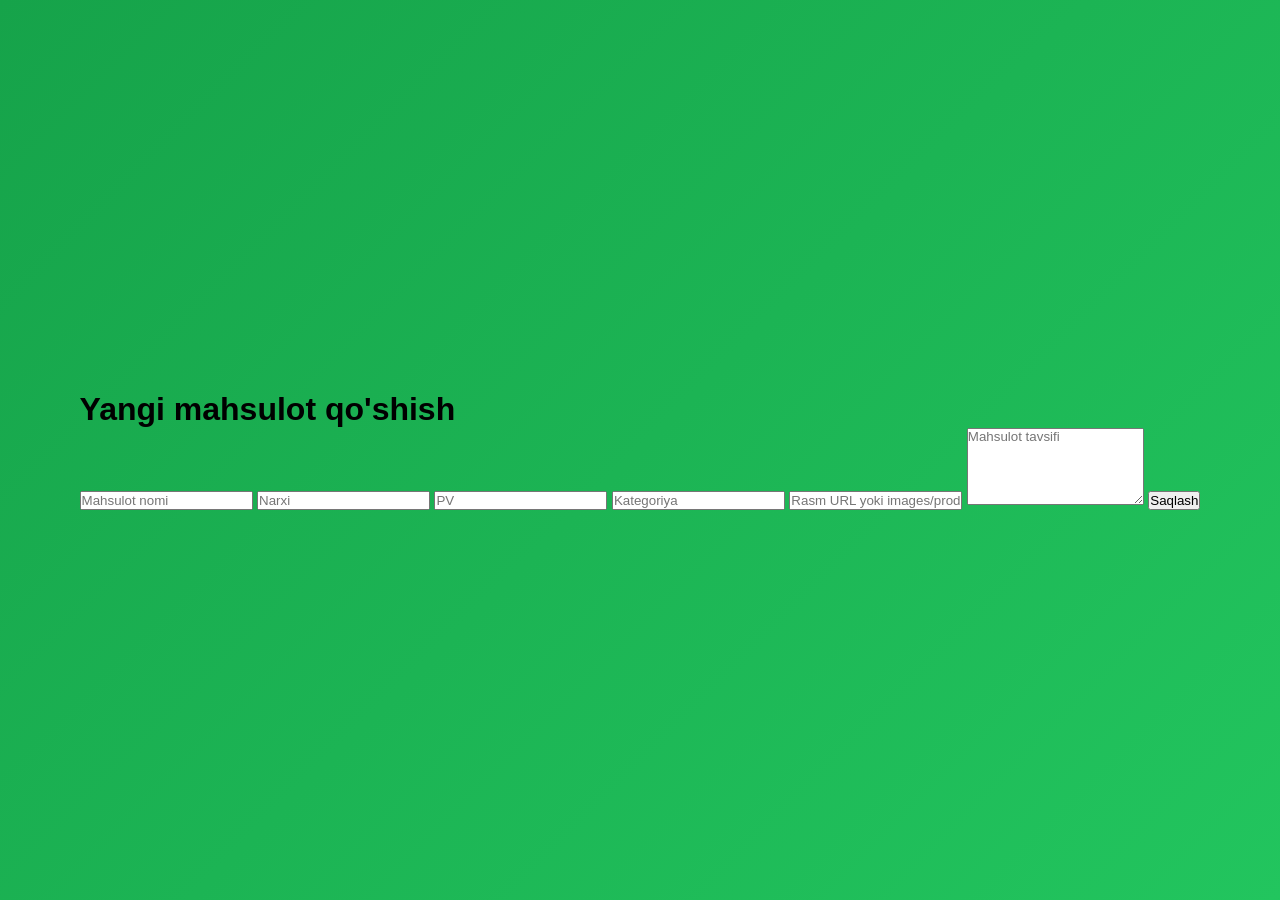
<file: admin/add-product.html>
<!DOCTYPE html>
<html lang="uz">

<head>

<meta charset="UTF-8">

<meta name="viewport" content="width=device-width, initial-scale=1.0">

<title>Mahsulot qo'shish</title>

<link rel="stylesheet" href="../css/admin.css">

</head>

<body>

<div class="add-product-container">

<h1>Yangi mahsulot qo'shish</h1>

<form id="productForm">

<input
type="text"
id="name"
placeholder="Mahsulot nomi"
required>

<input
type="number"
id="price"
placeholder="Narxi"
required>

<input
type="number"
id="pv"
placeholder="PV"
required>

<input
type="text"
id="category"
placeholder="Kategoriya"
required>

<input
type="text"
id="image"
placeholder="Rasm URL yoki images/products/..."
required>

<textarea
id="description"
placeholder="Mahsulot tavsifi"
rows="5"
required></textarea>

<button type="submit">

Saqlash

</button>

</form>

</div>

<script type="module" src="../js/add-product.js"></script>

</body>

</html>
</file>
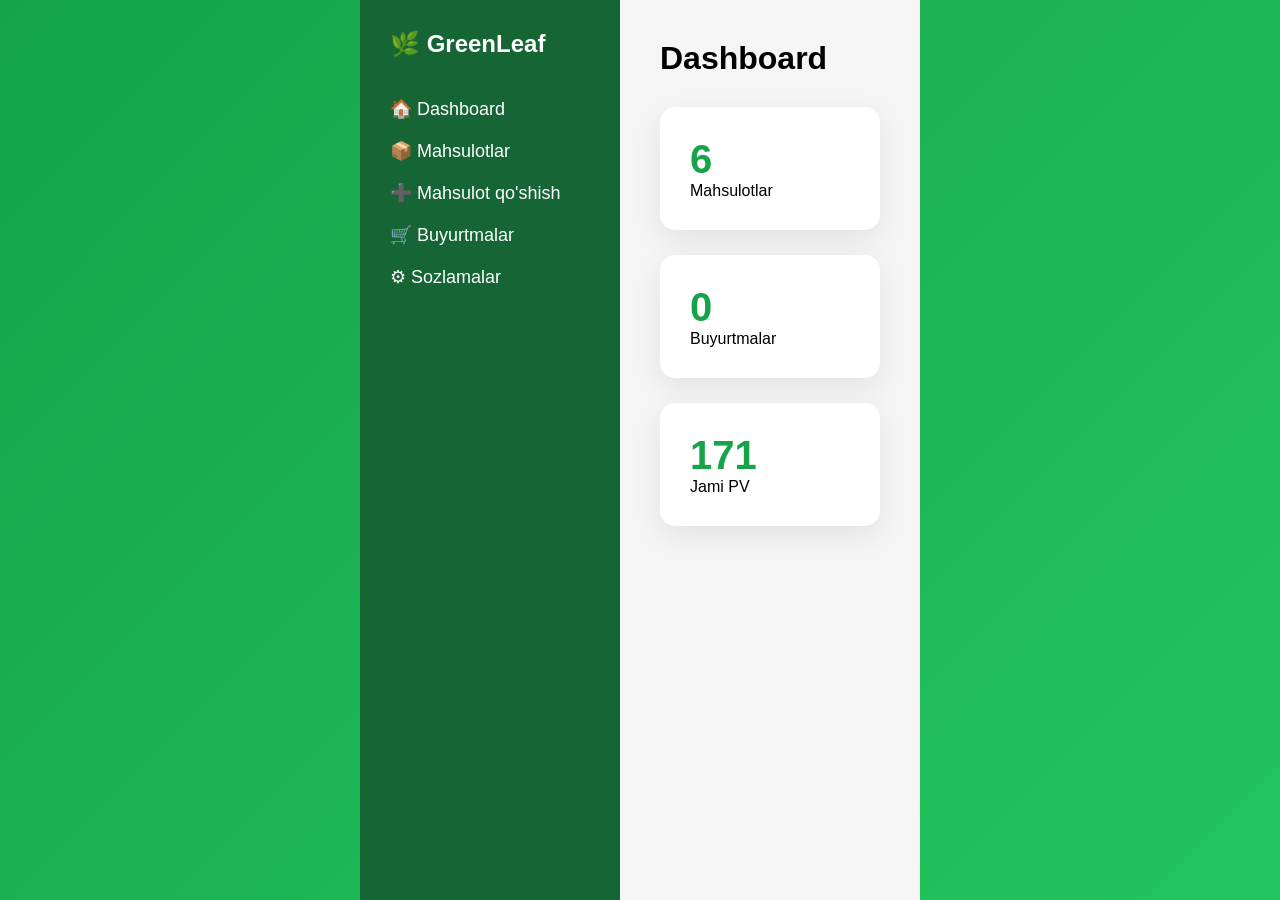
<file: admin/dashboard.html>
<!DOCTYPE html>
<html lang="uz">
<head>
    <meta charset="UTF-8">
    <meta name="viewport" content="width=device-width, initial-scale=1.0">
    <title>GreenLeaf Admin Dashboard</title>

    <link rel="stylesheet" href="../css/admin.css">
    <link rel="stylesheet" href="https://cdnjs.cloudflare.com/ajax/libs/font-awesome/6.7.2/css/all.min.css">
</head>
<body>

<div class="dashboard">

    <aside class="sidebar">

        <h2>🌿 GreenLeaf</h2>

        <ul>

            <li><a href="dashboard.html">🏠 Dashboard</a></li>

            <li><a href="products.html">📦 Mahsulotlar</a></li>

            <li><a href="add-product.html">➕ Mahsulot qo'shish</a></li>

            <li><a href="orders.html">🛒 Buyurtmalar</a></li>

            <li><a href="settings.html">⚙ Sozlamalar</a></li>

        </ul>

    </aside>

    <main class="content">

        <h1>Dashboard</h1>

        <div class="cards">

            <div class="card">
                <h2 id="productCount">0</h2>
                <p>Mahsulotlar</p>
            </div>

            <div class="card">
                <h2 id="orderCount">0</h2>
                <p>Buyurtmalar</p>
            </div>

            <div class="card">
                <h2 id="pvCount">0</h2>
                <p>Jami PV</p>
            </div>

        </div>

    </main>

</div>

<script src="../js/data.js"></script>
<script src="../js/admin.js"></script>

</body>
</html>
</file>
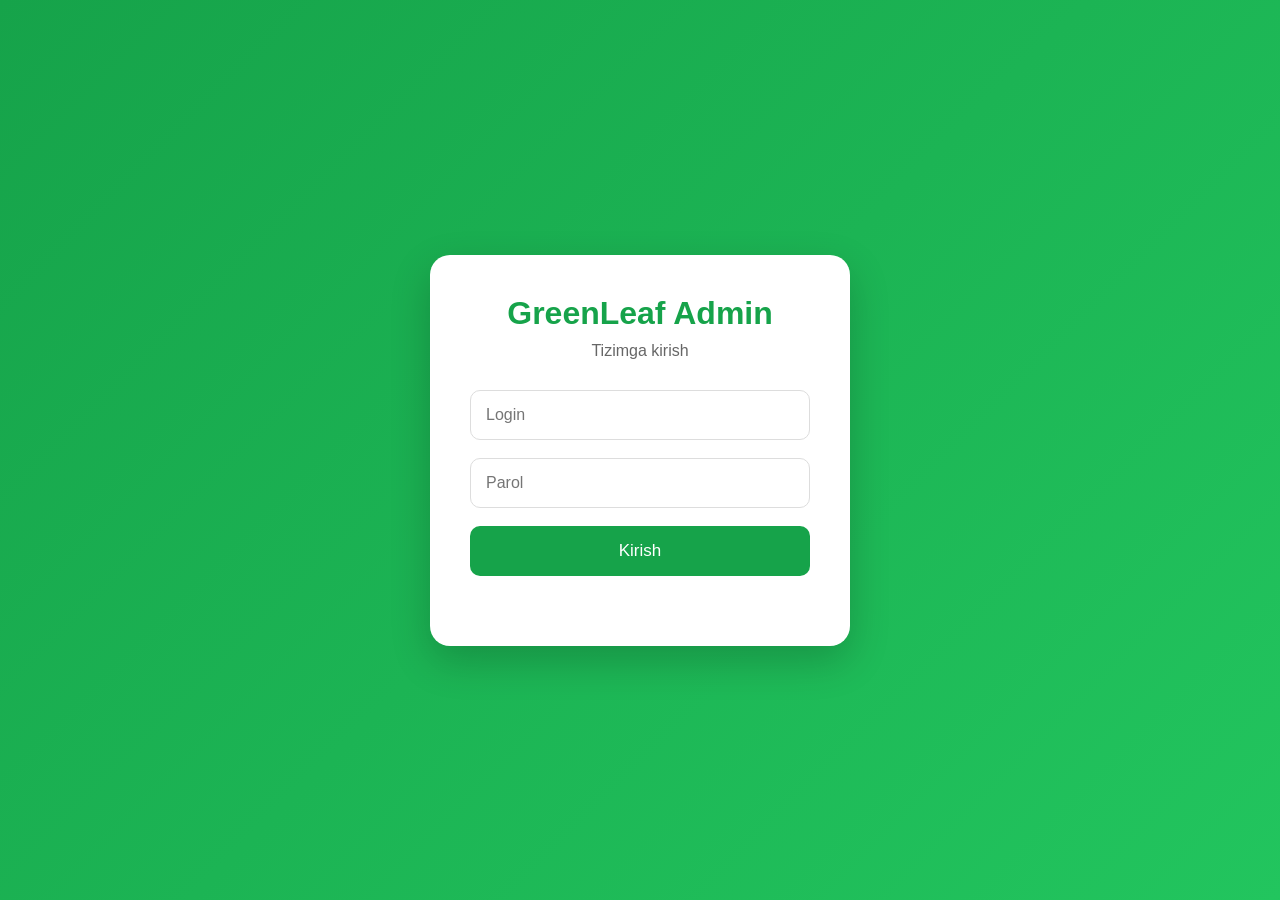
<file: admin/login.html>
<!DOCTYPE html>
<html lang="uz">

<head>

<meta charset="UTF-8">

<meta name="viewport" content="width=device-width, initial-scale=1.0">

<title>GreenLeaf Admin Login</title>

<link rel="stylesheet" href="../css/admin.css">

<link rel="stylesheet"
href="https://cdnjs.cloudflare.com/ajax/libs/font-awesome/6.7.2/css/all.min.css">

</head>

<body>

<div class="login-container">

<div class="login-card">

<h1>GreenLeaf Admin</h1>

<p>Tizimga kirish</p>

<form id="loginForm">

<input
type="text"
id="username"
placeholder="Login"
required>

<input
type="password"
id="password"
placeholder="Parol"
required>

<button type="submit">

Kirish

</button>

</form>

<p id="loginError"></p>

</div>

</div>

<script src="../js/login.js"></script>

</body>

</html>
</file>
<file: css/admin.css>
/* ===========================
ADMIN LOGIN
=========================== */

*{
    margin:0;
    padding:0;
    box-sizing:border-box;
    font-family:Arial, Helvetica, sans-serif;
}

body{
    background:linear-gradient(135deg,#16a34a,#22c55e);
    min-height:100vh;
    display:flex;
    justify-content:center;
    align-items:center;
}

.login-container{
    width:100%;
    display:flex;
    justify-content:center;
    align-items:center;
    padding:20px;
}

.login-card{
    width:100%;
    max-width:420px;
    background:#fff;
    border-radius:20px;
    padding:40px;
    box-shadow:0 15px 40px rgba(0,0,0,.2);
}

.login-card h1{
    text-align:center;
    color:#16a34a;
    margin-bottom:10px;
    font-size:32px;
}

.login-card p{
    text-align:center;
    color:#666;
    margin-bottom:30px;
}

.login-card input{
    width:100%;
    height:50px;
    margin-bottom:18px;
    border:1px solid #ddd;
    border-radius:10px;
    padding:0 15px;
    font-size:16px;
    outline:none;
    transition:.3s;
}

.login-card input:focus{
    border-color:#16a34a;
}

.login-card button{
    width:100%;
    height:50px;
    background:#16a34a;
    color:#fff;
    border:none;
    border-radius:10px;
    font-size:17px;
    cursor:pointer;
    transition:.3s;
}

.login-card button:hover{
    background:#15803d;
}

#loginError{
    color:red;
    text-align:center;
    margin-top:15px;
    font-weight:bold;
}
/* =======================
DASHBOARD
======================= */

.dashboard{
    display:flex;
    min-height:100vh;
}

.sidebar{
    width:260px;
    background:#166534;
    color:white;
    padding:30px;
}

.sidebar h2{
    margin-bottom:40px;
}

.sidebar ul{
    list-style:none;
}

.sidebar li{
    margin-bottom:20px;
}

.sidebar a{
    color:white;
    text-decoration:none;
    font-size:18px;
}

.content{
    flex:1;
    padding:40px;
    background:#f5f5f5;
}

.cards{
    display:grid;
    grid-template-columns:repeat(auto-fit,minmax(220px,1fr));
    gap:25px;
    margin-top:30px;
}

.card{
    background:white;
    padding:30px;
    border-radius:15px;
    box-shadow:0 10px 30px rgba(0,0,0,.08);
}

.card h2{
    color:#16a34a;
    font-size:40px;
}
.admin-products{

padding:40px;

}

.admin-products table{

width:100%;

border-collapse:collapse;

background:white;

}

.admin-products th,
.admin-products td{

padding:15px;

border:1px solid #ddd;

text-align:center;

}

.admin-products img{

width:70px;

height:70px;

object-fit:cover;

border-radius:10px;

}

.delete-btn{

background:red;

color:white;

border:none;

padding:8px 15px;

border-radius:8px;

cursor:pointer;

}

.edit-btn{

background:#16a34a;

color:white;

border:none;

padding:8px 15px;

border-radius:8px;

cursor:pointer;

margin-right:8px;

}
</file>
